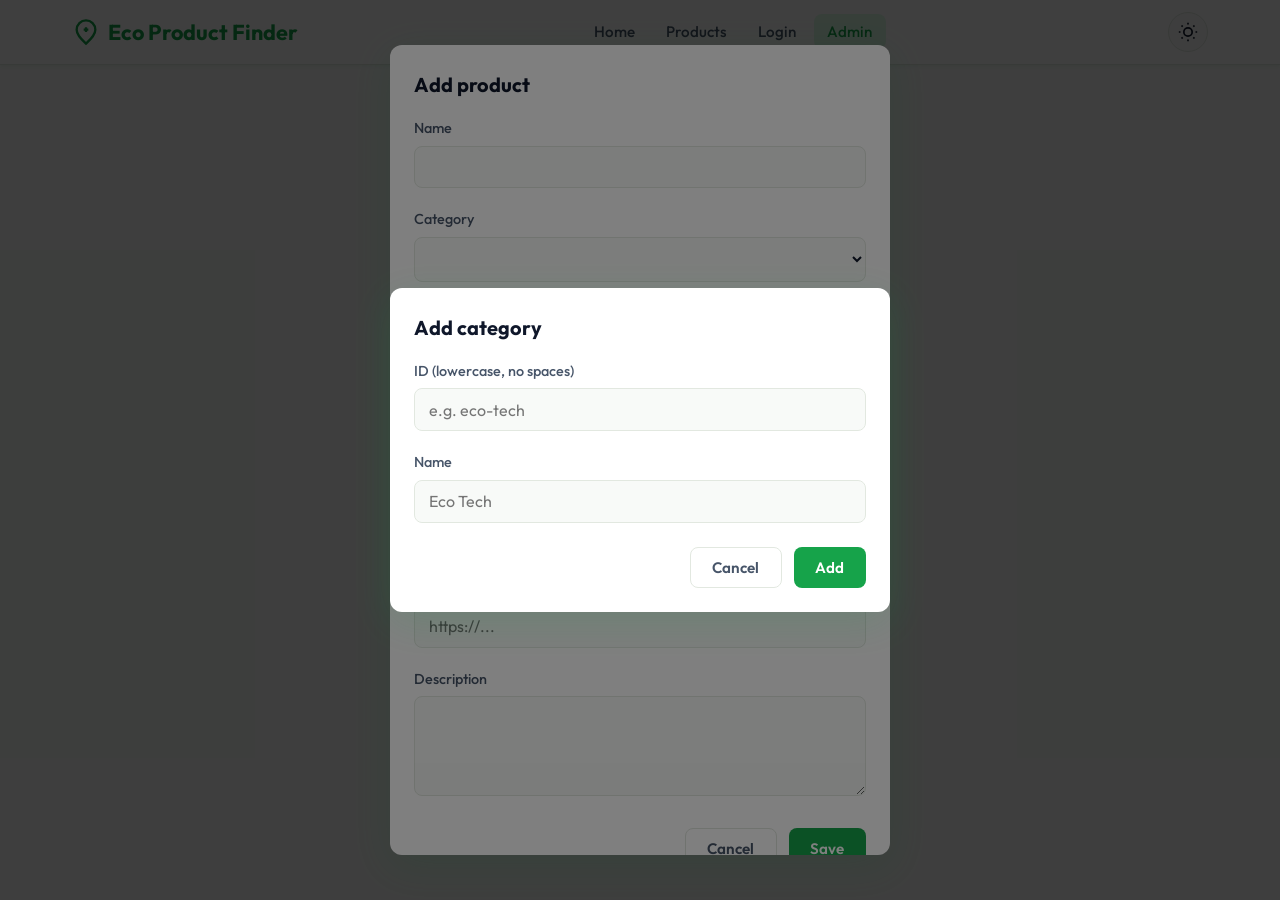
<file: eco-product-finder/admin.html>
<!DOCTYPE html>
<html lang="en">
<head>
  <meta charset="UTF-8" />
  <meta name="viewport" content="width=device-width, initial-scale=1.0" />
  <meta name="description" content="Admin dashboard for Eco-Friendly Product Finder." />
  <title>Admin Dashboard — Eco-Friendly Product Finder</title>
  <link rel="stylesheet" href="style.css" />
</head>
<body>
  <header class="nav">
    <div class="container nav-inner">
      <a href="index.html" class="nav-logo">
        <svg viewBox="0 0 24 24" fill="none" stroke="currentColor" stroke-width="2" aria-hidden="true">
          <path d="M12 22c4-4 8-7.5 8-12a8 8 0 1 0-16 0c0 4.5 4 8 8 12z"/>
          <path d="M12 8v4M10 10h4"/>
        </svg>
        Eco Product Finder
      </a>
      <nav aria-label="Main navigation">
        <button type="button" class="nav-toggle" id="nav-toggle" aria-expanded="false" aria-controls="nav-links" aria-label="Open menu">
          <svg width="24" height="24" viewBox="0 0 24 24" fill="none" stroke="currentColor" stroke-width="2"><line x1="3" y1="6" x2="21" y2="6"/><line x1="3" y1="12" x2="21" y2="12"/><line x1="3" y1="18" x2="21" y2="18"/></svg>
        </button>
        <ul class="nav-links" id="nav-links">
          <li><a href="index.html">Home</a></li>
          <li><a href="products.html">Products</a></li>
          <li><a href="login.html">Login</a></li>
          <li><a href="admin.html" aria-current="page">Admin</a></li>
        </ul>
      </nav>
      <div class="nav-actions">
        <button type="button" class="btn-icon" id="theme-toggle" aria-label="Toggle dark or light mode">
          <svg class="icon-sun" width="20" height="20" viewBox="0 0 24 24" fill="none" stroke="currentColor" stroke-width="2"><circle cx="12" cy="12" r="5"/><path d="M12 1v2M12 21v2M4.22 4.22l1.42 1.42M18.36 18.36l1.42 1.42M1 12h2M21 12h2M4.22 19.78l1.42-1.42M18.36 5.64l1.42-1.42"/></svg>
          <svg class="icon-moon" width="20" height="20" viewBox="0 0 24 24" fill="none" stroke="currentColor" stroke-width="2" style="display:none"><path d="M21 12.79A9 9 0 1 1 11.21 3 7 7 0 0 0 21 12.79z"/></svg>
        </button>
      </div>
    </div>
  </header>

  <main class="section">
    <div class="container">
      <div id="admin-gate" style="text-align: center; padding: 3rem; color: var(--text-muted);">
        <p>Checking access...</p>
      </div>
      <div id="admin-dashboard" style="display: none;">
        <div class="admin-header">
          <h1>Admin Dashboard</h1>
          <button type="button" class="btn btn-primary" id="admin-add-product">Add product</button>
        </div>

        <h2 class="section-title mt-2">Products</h2>
        <div class="admin-table-wrap">
          <table class="admin-table" aria-label="Products list">
            <thead>
              <tr>
                <th>Name</th>
                <th>Category</th>
                <th>Price</th>
                <th>Eco score</th>
                <th>Carbon (kg)</th>
                <th>Actions</th>
              </tr>
            </thead>
            <tbody id="admin-products-tbody"></tbody>
          </table>
        </div>

        <h2 class="section-title mt-2">Categories</h2>
        <div class="admin-table-wrap">
          <table class="admin-table" aria-label="Categories list">
            <thead>
              <tr>
                <th>ID</th>
                <th>Name</th>
                <th>Actions</th>
              </tr>
            </thead>
            <tbody id="admin-categories-tbody"></tbody>
          </table>
        </div>
        <button type="button" class="btn btn-secondary btn-sm mt-2" id="admin-add-category">Add category</button>
      </div>
    </div>
  </main>

  <!-- Product add/edit modal -->
  <div id="product-modal" class="modal-overlay" role="dialog" aria-modal="true" aria-labelledby="product-modal-title" hidden>
    <div class="modal-box">
      <h2 id="product-modal-title">Add product</h2>
      <form id="product-form">
        <input type="hidden" id="product-id" name="id" />
        <div class="form-group">
          <label for="product-name">Name</label>
          <input type="text" id="product-name" name="name" required />
        </div>
        <div class="form-group">
          <label for="product-category">Category</label>
          <select id="product-category" name="category" required></select>
        </div>
        <div class="form-group">
          <label for="product-price">Price</label>
          <input type="number" id="product-price" name="price" required step="0.01" min="0" />
        </div>
        <div class="form-group">
          <label for="product-ecoScore">Eco score (1–10)</label>
          <input type="number" id="product-ecoScore" name="ecoScore" required min="1" max="10" />
        </div>
        <div class="form-group">
          <label for="product-carbonKg">Carbon (kg CO₂)</label>
          <input type="number" id="product-carbonKg" name="carbonKg" required step="0.1" min="0" />
        </div>
        <div class="form-group">
          <label for="product-image">Image URL</label>
          <input type="url" id="product-image" name="image" placeholder="https://..." />
        </div>
        <div class="form-group">
          <label for="product-description">Description</label>
          <textarea id="product-description" name="description"></textarea>
        </div>
        <div class="modal-actions">
          <button type="button" class="btn btn-ghost" id="product-modal-cancel">Cancel</button>
          <button type="submit" class="btn btn-primary">Save</button>
        </div>
      </form>
    </div>
  </div>

  <!-- Category add modal -->
  <div id="category-modal" class="modal-overlay" role="dialog" aria-modal="true" aria-labelledby="category-modal-title" hidden>
    <div class="modal-box">
      <h2 id="category-modal-title">Add category</h2>
      <form id="category-form">
        <div class="form-group">
          <label for="category-id">ID (lowercase, no spaces)</label>
          <input type="text" id="category-id" name="id" required pattern="[a-z0-9-]+" placeholder="e.g. eco-tech" />
        </div>
        <div class="form-group">
          <label for="category-name">Name</label>
          <input type="text" id="category-name" name="name" required placeholder="Eco Tech" />
        </div>
        <div class="modal-actions">
          <button type="button" class="btn btn-ghost" id="category-modal-cancel">Cancel</button>
          <button type="submit" class="btn btn-primary">Add</button>
        </div>
      </form>
    </div>
  </div>

  <script src="data.js"></script>
  <script src="app.js"></script>
  <script src="admin.js"></script>
</body>
</html>
</file>
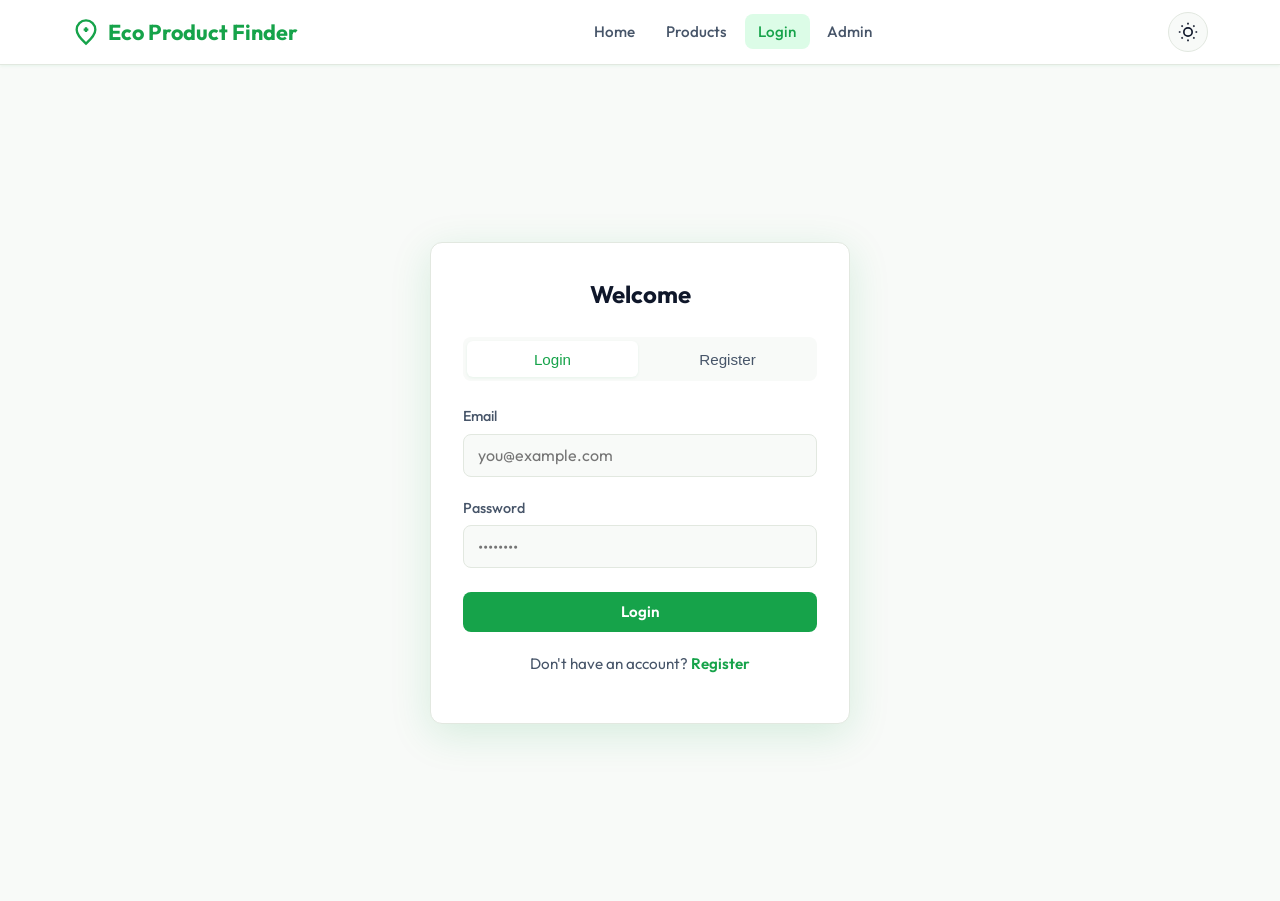
<file: eco-product-finder/login.html>
<!DOCTYPE html>
<html lang="en">
<head>
  <meta charset="UTF-8" />
  <meta name="viewport" content="width=device-width, initial-scale=1.0" />
  <meta name="description" content="Login or register for Eco-Friendly Product Finder." />
  <title>Login — Eco-Friendly Product Finder</title>
  <link rel="stylesheet" href="style.css" />
</head>
<body>
  <header class="nav">
    <div class="container nav-inner">
      <a href="index.html" class="nav-logo">
        <svg viewBox="0 0 24 24" fill="none" stroke="currentColor" stroke-width="2" aria-hidden="true">
          <path d="M12 22c4-4 8-7.5 8-12a8 8 0 1 0-16 0c0 4.5 4 8 8 12z"/>
          <path d="M12 8v4M10 10h4"/>
        </svg>
        Eco Product Finder
      </a>
      <nav aria-label="Main navigation">
        <button type="button" class="nav-toggle" id="nav-toggle" aria-expanded="false" aria-controls="nav-links" aria-label="Open menu">
          <svg width="24" height="24" viewBox="0 0 24 24" fill="none" stroke="currentColor" stroke-width="2"><line x1="3" y1="6" x2="21" y2="6"/><line x1="3" y1="12" x2="21" y2="12"/><line x1="3" y1="18" x2="21" y2="18"/></svg>
        </button>
        <ul class="nav-links" id="nav-links">
          <li><a href="index.html">Home</a></li>
          <li><a href="products.html">Products</a></li>
          <li><a href="login.html" aria-current="page">Login</a></li>
          <li><a href="admin.html">Admin</a></li>
        </ul>
      </nav>
      <div class="nav-actions">
        <button type="button" class="btn-icon" id="theme-toggle" aria-label="Toggle dark or light mode">
          <svg class="icon-sun" width="20" height="20" viewBox="0 0 24 24" fill="none" stroke="currentColor" stroke-width="2"><circle cx="12" cy="12" r="5"/><path d="M12 1v2M12 21v2M4.22 4.22l1.42 1.42M18.36 18.36l1.42 1.42M1 12h2M21 12h2M4.22 19.78l1.42-1.42M18.36 5.64l1.42-1.42"/></svg>
          <svg class="icon-moon" width="20" height="20" viewBox="0 0 24 24" fill="none" stroke="currentColor" stroke-width="2" style="display:none"><path d="M21 12.79A9 9 0 1 1 11.21 3 7 7 0 0 0 21 12.79z"/></svg>
        </button>
      </div>
    </div>
  </header>

  <main class="form-page">
    <div class="form-card">
      <h1>Welcome</h1>
      <div class="form-tabs" role="tablist">
        <button type="button" class="form-tab is-active" role="tab" aria-selected="true" id="tab-login" aria-controls="panel-login">Login</button>
        <button type="button" class="form-tab" role="tab" aria-selected="false" id="tab-register" aria-controls="panel-register">Register</button>
      </div>

      <div id="panel-login" class="form-panel is-active" role="tabpanel">
        <form id="login-form">
          <div class="form-group">
            <label for="login-email">Email</label>
            <input type="email" id="login-email" name="email" required placeholder="you@example.com" autocomplete="email" />
          </div>
          <div class="form-group">
            <label for="login-password">Password</label>
            <input type="password" id="login-password" name="password" required placeholder="••••••••" autocomplete="current-password" />
          </div>
          <div class="form-actions">
            <button type="submit" class="btn btn-primary">Login</button>
          </div>
        </form>
      </div>

      <div id="panel-register" class="form-panel" role="tabpanel" hidden>
        <form id="register-form">
          <div class="form-group">
            <label for="register-name">Name</label>
            <input type="text" id="register-name" name="name" required placeholder="Your name" autocomplete="name" />
          </div>
          <div class="form-group">
            <label for="register-email">Email</label>
            <input type="email" id="register-email" name="email" required placeholder="you@example.com" autocomplete="email" />
          </div>
          <div class="form-group">
            <label for="register-password">Password</label>
            <input type="password" id="register-password" name="password" required placeholder="••••••••" autocomplete="new-password" minlength="6" />
          </div>
          <div class="form-actions">
            <button type="submit" class="btn btn-primary">Create account</button>
          </div>
        </form>
      </div>

      <p class="form-toggle">
        <span id="toggle-hint">Don't have an account?</span>
        <a href="#" id="toggle-link">Register</a>
      </p>
    </div>
  </main>

  <script src="data.js"></script>
  <script src="app.js"></script>
  <script src="login.js"></script>
</body>
</html>
</file>
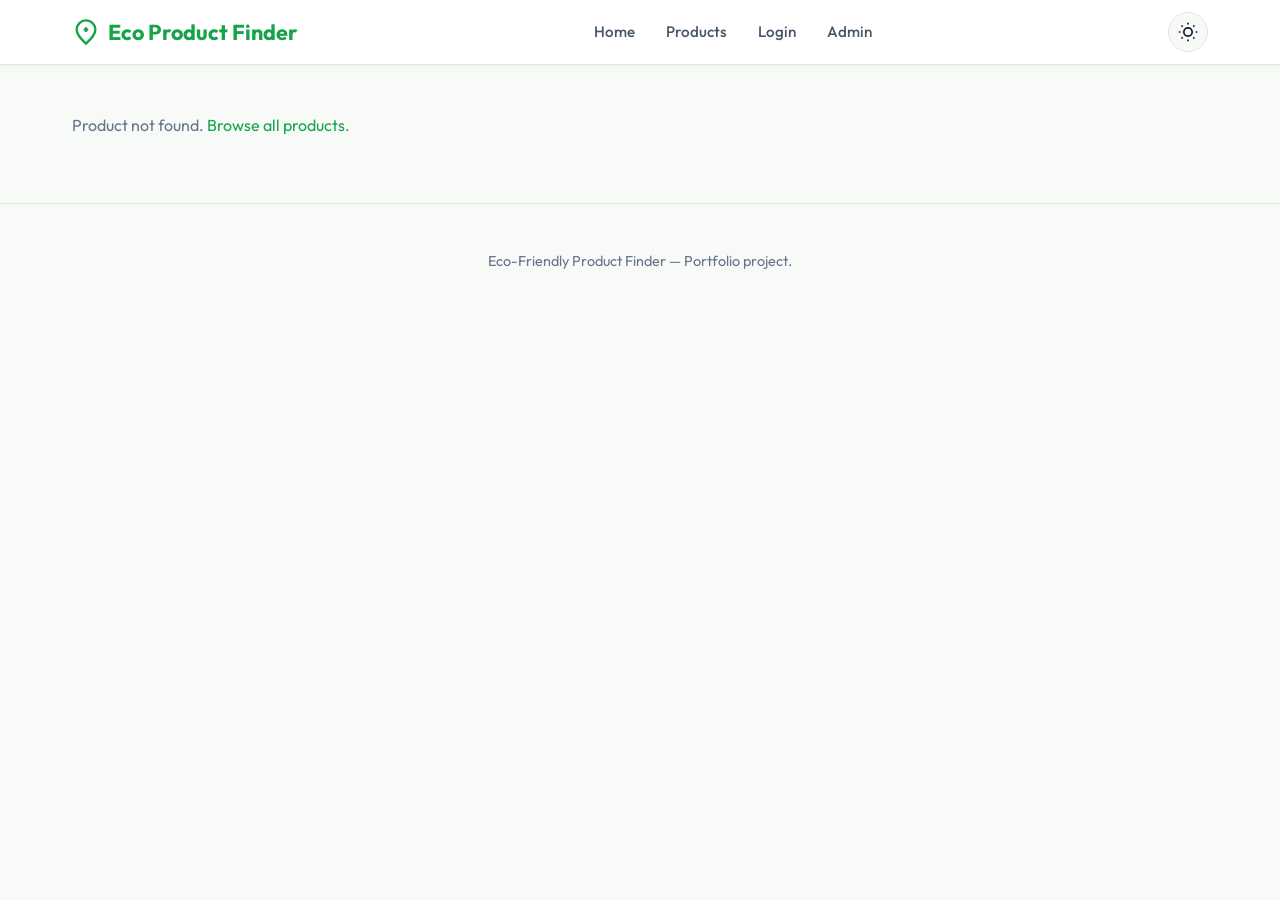
<file: eco-product-finder/product-detail.html>
<!DOCTYPE html>
<html lang="en">
<head>
  <meta charset="UTF-8" />
  <meta name="viewport" content="width=device-width, initial-scale=1.0" />
  <meta name="description" content="Product details, carbon footprint, and reviews." />
  <title>Product Details — Eco-Friendly Product Finder</title>
  <link rel="stylesheet" href="style.css" />
</head>
<body>
  <header class="nav">
    <div class="container nav-inner">
      <a href="index.html" class="nav-logo">
        <svg viewBox="0 0 24 24" fill="none" stroke="currentColor" stroke-width="2" aria-hidden="true">
          <path d="M12 22c4-4 8-7.5 8-12a8 8 0 1 0-16 0c0 4.5 4 8 8 12z"/>
          <path d="M12 8v4M10 10h4"/>
        </svg>
        Eco Product Finder
      </a>
      <nav aria-label="Main navigation">
        <button type="button" class="nav-toggle" id="nav-toggle" aria-expanded="false" aria-controls="nav-links" aria-label="Open menu">
          <svg width="24" height="24" viewBox="0 0 24 24" fill="none" stroke="currentColor" stroke-width="2"><line x1="3" y1="6" x2="21" y2="6"/><line x1="3" y1="12" x2="21" y2="12"/><line x1="3" y1="18" x2="21" y2="18"/></svg>
        </button>
        <ul class="nav-links" id="nav-links">
          <li><a href="index.html">Home</a></li>
          <li><a href="products.html">Products</a></li>
          <li><a href="login.html">Login</a></li>
          <li><a href="admin.html">Admin</a></li>
        </ul>
      </nav>
      <div class="nav-actions">
        <button type="button" class="btn-icon" id="theme-toggle" aria-label="Toggle dark or light mode">
          <svg class="icon-sun" width="20" height="20" viewBox="0 0 24 24" fill="none" stroke="currentColor" stroke-width="2"><circle cx="12" cy="12" r="5"/><path d="M12 1v2M12 21v2M4.22 4.22l1.42 1.42M18.36 18.36l1.42 1.42M1 12h2M21 12h2M4.22 19.78l1.42-1.42M18.36 5.64l1.42-1.42"/></svg>
          <svg class="icon-moon" width="20" height="20" viewBox="0 0 24 24" fill="none" stroke="currentColor" stroke-width="2" style="display:none"><path d="M21 12.79A9 9 0 1 1 11.21 3 7 7 0 0 0 21 12.79z"/></svg>
        </button>
      </div>
    </div>
  </header>

  <main class="product-detail">
    <div class="container">
      <div id="product-detail-root">
        <p style="color: var(--text-muted);">Loading...</p>
      </div>
      <p id="product-not-found" style="display: none; color: var(--text-muted);">Product not found. <a href="products.html">Browse all products</a>.</p>
    </div>
  </main>

  <footer class="footer">
    <div class="container">
      <p>Eco-Friendly Product Finder — Portfolio project.</p>
    </div>
  </footer>

  <script src="data.js"></script>
  <script src="app.js"></script>
  <script src="product-detail.js"></script>
</body>
</html>
</file>
<file: eco-product-finder/style.css>
/* ============================================
   Eco-Friendly Product Finder — Design System
   Resume-ready portfolio project
   ============================================ */

@import url('https://fonts.googleapis.com/css2?family=DM+Sans:ital,opsz,wght@0,9..40,400;0,9..40,500;0,9..40,600;0,9..40,700&family=Outfit:wght@400;500;600;700&display=swap');

:root {
  /* Eco theme — light green, white, dark green */
  --green-50: #f0fdf4;
  --green-100: #dcfce7;
  --green-200: #bbf7d0;
  --green-300: #86efac;
  --green-400: #4ade80;
  --green-500: #22c55e;
  --green-600: #16a34a;
  --green-700: #15803d;
  --green-800: #166534;
  --green-900: #14532d;
  --green-950: #052e16;

  --bg-page: #f8faf8;
  --bg-card: #ffffff;
  --bg-hero: linear-gradient(135deg, var(--green-50) 0%, var(--green-100) 50%, #ffffff 100%);
  --text-primary: #0f172a;
  --text-secondary: #475569;
  --text-muted: #64748b;
  --accent: var(--green-600);
  --accent-hover: var(--green-700);
  --accent-light: var(--green-100);
  --border: #e2e8e0;
  --shadow: 0 1px 3px rgba(22, 163, 74, 0.08);
  --shadow-md: 0 4px 12px rgba(22, 163, 74, 0.12);
  --shadow-lg: 0 10px 40px rgba(22, 163, 74, 0.15);
  --radius: 12px;
  --radius-sm: 8px;
  --radius-full: 9999px;
  --transition: 0.25s ease;
  --focus-ring: rgba(22, 163, 74, 0.4);
  --font-sans: 'Outfit', 'DM Sans', system-ui, sans-serif;
  --font-display: 'Outfit', system-ui, sans-serif;
}

[data-theme="dark"] {
  --bg-page: #0f1419;
  --bg-card: #1a2332;
  --bg-hero: linear-gradient(135deg, #0d2818 0%, #14532d 50%, #1a2332 100%);
  --text-primary: #f1f5f9;
  --text-secondary: #94a3b8;
  --text-muted: #64748b;
  --accent: var(--green-400);
  --accent-hover: var(--green-300);
  --accent-light: rgba(34, 197, 94, 0.15);
  --border: #334155;
  --shadow: 0 1px 3px rgba(0, 0, 0, 0.3);
  --shadow-md: 0 4px 12px rgba(0, 0, 0, 0.4);
  --shadow-lg: 0 10px 40px rgba(0, 0, 0, 0.5);
  --focus-ring: rgba(74, 222, 128, 0.45);
}

/* Reset & base */
*,
*::before,
*::after {
  box-sizing: border-box;
}

html {
  font-size: 16px;
  scroll-behavior: smooth;
}

body {
  margin: 0;
  font-family: var(--font-sans);
  background: var(--bg-page);
  color: var(--text-primary);
  line-height: 1.6;
  min-height: 100vh;
  transition: background-color var(--transition), color var(--transition);
}

img {
  max-width: 100%;
  height: auto;
  display: block;
}

a {
  color: var(--accent);
  text-decoration: none;
  transition: color var(--transition);
}

a:hover {
  color: var(--accent-hover);
}

/* ============================================
   Layout & Container
   ============================================ */

.container {
  width: 100%;
  max-width: 1200px;
  margin: 0 auto;
  padding: 0 1.25rem;
}

@media (min-width: 768px) {
  .container {
    padding: 0 2rem;
  }
}

/* ============================================
   Navigation
   ============================================ */

.nav {
  position: sticky;
  top: 0;
  z-index: 100;
  background: var(--bg-card);
  border-bottom: 1px solid var(--border);
  box-shadow: var(--shadow);
  transition: background var(--transition), border-color var(--transition);
}

.nav-inner {
  display: flex;
  align-items: center;
  justify-content: space-between;
  gap: 1rem;
  min-height: 64px;
}

.nav-logo {
  font-family: var(--font-display);
  font-weight: 700;
  font-size: 1.35rem;
  color: var(--accent);
  display: flex;
  align-items: center;
  gap: 0.5rem;
}

.nav-logo:hover {
  color: var(--accent-hover);
}

.nav-logo svg {
  width: 28px;
  height: 28px;
  flex-shrink: 0;
}

.nav-links {
  display: flex;
  align-items: center;
  gap: 0.25rem;
  list-style: none;
  margin: 0;
  padding: 0;
}

.nav-links a {
  padding: 0.5rem 0.85rem;
  border-radius: var(--radius-sm);
  font-weight: 500;
  font-size: 0.95rem;
  color: var(--text-secondary);
}

.nav-links a:hover,
.nav-links a[aria-current="page"] {
  color: var(--accent);
  background: var(--accent-light);
}

.nav-actions {
  display: flex;
  align-items: center;
  gap: 0.5rem;
}

.btn-icon {
  width: 40px;
  height: 40px;
  border-radius: 50%;
  border: 1px solid var(--border);
  background: var(--bg-page);
  color: var(--text-primary);
  cursor: pointer;
  display: flex;
  align-items: center;
  justify-content: center;
  transition: background var(--transition), border-color var(--transition);
}

.btn-icon:hover {
  background: var(--accent-light);
  border-color: var(--accent);
  color: var(--accent);
}

.btn-icon:focus-visible {
  outline: none;
  box-shadow: 0 0 0 3px var(--focus-ring);
}

.btn-icon svg {
  width: 20px;
  height: 20px;
}

[data-theme="dark"] .btn-icon .icon-sun {
  display: none;
}

[data-theme="dark"] .btn-icon .icon-moon {
  display: block !important;
}

.btn-icon .icon-moon {
  display: none;
}

/* Mobile menu */
.nav-toggle {
  display: flex;
  align-items: center;
  justify-content: center;
  width: 44px;
  height: 44px;
  border: none;
  background: transparent;
  color: var(--text-primary);
  cursor: pointer;
  border-radius: var(--radius-sm);
}

.nav-toggle:hover {
  background: var(--accent-light);
  color: var(--accent);
}

@media (max-width: 767px) {
  .nav-links {
    display: none;
  }

  .nav-links.is-open {
    display: flex;
    position: absolute;
    top: 100%;
    left: 0;
    right: 0;
    flex-direction: column;
    background: var(--bg-card);
    border-bottom: 1px solid var(--border);
    padding: 1rem;
    gap: 0.25rem;
  }

  .nav-links.is-open a {
    padding: 0.75rem 1rem;
    width: 100%;
  }
}

@media (min-width: 768px) {
  .nav-toggle {
    display: none;
  }
}

/* ============================================
   Buttons
   ============================================ */

.btn {
  display: inline-flex;
  align-items: center;
  justify-content: center;
  gap: 0.5rem;
  padding: 0.65rem 1.35rem;
  border-radius: var(--radius-sm);
  font-family: inherit;
  font-size: 0.95rem;
  font-weight: 600;
  cursor: pointer;
  border: none;
  transition: background var(--transition), transform 0.15s ease, box-shadow var(--transition);
}

.btn:focus-visible {
  outline: none;
  box-shadow: 0 0 0 3px var(--focus-ring);
}

.btn:active {
  transform: scale(0.98);
}

.btn-primary {
  background: var(--accent);
  color: #fff;
}

.btn-primary:hover {
  background: var(--accent-hover);
  box-shadow: var(--shadow-md);
}

.btn-secondary {
  background: var(--accent-light);
  color: var(--accent);
  border: 1px solid var(--accent);
}

.btn-secondary:hover {
  background: var(--accent);
  color: #fff;
}

.btn-ghost {
  background: transparent;
  color: var(--text-secondary);
  border: 1px solid var(--border);
}

.btn-ghost:hover {
  background: var(--accent-light);
  color: var(--accent);
  border-color: var(--accent);
}

.btn-danger {
  background: #dc2626;
  color: #fff;
}

.btn-danger:hover {
  background: #b91c1c;
}

.btn-sm {
  padding: 0.45rem 0.9rem;
  font-size: 0.875rem;
}

.btn-lg {
  padding: 0.85rem 1.75rem;
  font-size: 1.05rem;
}

/* ============================================
   Hero
   ============================================ */

.hero {
  background: var(--bg-hero);
  padding: 3rem 0 4rem;
  text-align: center;
  position: relative;
  overflow: hidden;
}

.hero::before {
  content: '';
  position: absolute;
  top: -50%;
  left: -50%;
  width: 200%;
  height: 200%;
  background: radial-gradient(circle at 30% 20%, rgba(34, 197, 94, 0.08) 0%, transparent 50%);
  pointer-events: none;
}

.hero-inner {
  position: relative;
  z-index: 1;
}

.hero h1 {
  font-family: var(--font-display);
  font-size: clamp(1.75rem, 5vw, 2.75rem);
  font-weight: 700;
  color: var(--text-primary);
  margin: 0 0 0.5rem;
  letter-spacing: -0.02em;
  animation: fadeUp 0.6s ease;
}

.hero-tagline {
  font-size: 1.1rem;
  color: var(--text-secondary);
  margin: 0 0 2rem;
  max-width: 520px;
  margin-left: auto;
  margin-right: auto;
  animation: fadeUp 0.6s ease 0.1s both;
}

.hero-search {
  max-width: 520px;
  margin: 0 auto;
  animation: fadeUp 0.6s ease 0.2s both;
}

.search-input-wrap {
  display: flex;
  background: var(--bg-card);
  border-radius: var(--radius);
  border: 2px solid var(--border);
  box-shadow: var(--shadow-md);
  overflow: hidden;
  transition: border-color var(--transition), box-shadow var(--transition);
}

.search-input-wrap:focus-within {
  border-color: var(--accent);
  box-shadow: 0 0 0 4px var(--focus-ring);
}

.search-input-wrap input {
  flex: 1;
  padding: 0.9rem 1.25rem;
  border: none;
  background: transparent;
  font-size: 1rem;
  color: var(--text-primary);
  font-family: inherit;
}

.search-input-wrap input::placeholder {
  color: var(--text-muted);
}

.search-input-wrap input:focus {
  outline: none;
}

.search-input-wrap .btn {
  border-radius: 0;
  flex-shrink: 0;
}

/* ============================================
   Section headings
   ============================================ */

.section {
  padding: 3rem 0;
}

.section-title {
  font-family: var(--font-display);
  font-size: 1.5rem;
  font-weight: 700;
  margin: 0 0 0.5rem;
  color: var(--text-primary);
}

.section-subtitle {
  color: var(--text-secondary);
  font-size: 1rem;
  margin: 0 0 1.75rem;
}

/* ============================================
   Category cards (home)
   ============================================ */

.category-grid {
  display: grid;
  grid-template-columns: repeat(auto-fill, minmax(160px, 1fr));
  gap: 1rem;
}

@media (min-width: 640px) {
  .category-grid {
    grid-template-columns: repeat(5, 1fr);
  }
}

.category-card {
  display: block;
  background: var(--bg-card);
  border-radius: var(--radius);
  padding: 1.5rem 1rem;
  text-align: center;
  border: 1px solid var(--border);
  box-shadow: var(--shadow);
  transition: transform var(--transition), box-shadow var(--transition), border-color var(--transition);
  animation: fadeUp 0.5s ease backwards;
}

.category-card:hover {
  transform: translateY(-4px);
  box-shadow: var(--shadow-md);
  border-color: var(--accent);
}

.category-card .icon-wrap {
  width: 56px;
  height: 56px;
  margin: 0 auto 0.75rem;
  border-radius: 50%;
  background: var(--accent-light);
  color: var(--accent);
  display: flex;
  align-items: center;
  justify-content: center;
  font-size: 1.5rem;
}

.category-card h3 {
  font-size: 0.95rem;
  font-weight: 600;
  margin: 0;
  color: var(--text-primary);
}

/* ============================================
   Product cards
   ============================================ */

.product-grid {
  display: grid;
  grid-template-columns: repeat(auto-fill, minmax(260px, 1fr));
  gap: 1.5rem;
}

.product-card {
  background: var(--bg-card);
  border-radius: var(--radius);
  overflow: hidden;
  border: 1px solid var(--border);
  box-shadow: var(--shadow);
  transition: transform var(--transition), box-shadow var(--transition), border-color var(--transition);
  animation: fadeUp 0.4s ease backwards;
  display: flex;
  flex-direction: column;
}

.product-card:hover {
  transform: translateY(-4px);
  box-shadow: var(--shadow-md);
  border-color: var(--green-200);
}

[data-theme="dark"] .product-card:hover {
  border-color: var(--green-800);
}

.product-card-link {
  flex: 1;
  display: flex;
  flex-direction: column;
  color: inherit;
}

.product-card-link:hover {
  color: inherit;
}

.product-card-image {
  aspect-ratio: 1;
  background: var(--green-50);
  position: relative;
  overflow: hidden;
}

[data-theme="dark"] .product-card-image {
  background: var(--green-950);
}

.product-card-image img {
  width: 100%;
  height: 100%;
  object-fit: cover;
  transition: transform 0.4s ease;
}

.product-card:hover .product-card-image img {
  transform: scale(1.05);
}

.eco-score-badge {
  position: absolute;
  top: 0.75rem;
  right: 0.75rem;
  width: 44px;
  height: 44px;
  border-radius: 50%;
  background: var(--accent);
  color: #fff;
  font-weight: 700;
  font-size: 0.9rem;
  display: flex;
  align-items: center;
  justify-content: center;
  border: 2px solid var(--bg-card);
  box-shadow: var(--shadow);
}

.product-card-body {
  padding: 1.25rem;
  flex: 1;
  display: flex;
  flex-direction: column;
}

.product-card-title {
  font-size: 1.05rem;
  font-weight: 600;
  margin: 0 0 0.35rem;
  color: var(--text-primary);
  line-height: 1.35;
}

.product-card-category {
  font-size: 0.8rem;
  color: var(--text-muted);
  margin: 0 0 0.5rem;
}

.product-card-meta {
  display: flex;
  align-items: center;
  gap: 0.75rem;
  margin-top: auto;
  padding-top: 0.75rem;
  border-top: 1px solid var(--border);
}

.product-card-price {
  font-weight: 700;
  font-size: 1.15rem;
  color: var(--accent);
}

.product-card-carbon {
  font-size: 0.8rem;
  color: var(--text-muted);
}

/* ============================================
   Filters & sort bar
   ============================================ */

.filters-bar {
  display: flex;
  flex-wrap: wrap;
  align-items: center;
  gap: 1rem;
  margin-bottom: 1.5rem;
}

.filters-bar label {
  font-size: 0.9rem;
  font-weight: 500;
  color: var(--text-secondary);
}

.filters-bar select {
  padding: 0.5rem 2rem 0.5rem 0.75rem;
  border: 1px solid var(--border);
  border-radius: var(--radius-sm);
  background: var(--bg-card);
  color: var(--text-primary);
  font-size: 0.9rem;
  font-family: inherit;
  cursor: pointer;
}

.filters-bar select:focus {
  outline: none;
  border-color: var(--accent);
}

.filter-search-input {
  max-width: 220px;
  padding: 0.5rem 0.75rem;
  border: 1px solid var(--border);
  border-radius: var(--radius-sm);
  background: var(--bg-card);
  color: var(--text-primary);
  font: inherit;
  font-size: 0.9rem;
}

.filter-search-input:focus {
  outline: none;
  border-color: var(--accent);
}

/* ============================================
   Product detail page
   ============================================ */

.product-detail {
  padding: 2rem 0 3rem;
}

.product-detail-grid {
  display: grid;
  gap: 2rem;
}

@media (min-width: 900px) {
  .product-detail-grid {
    grid-template-columns: 1fr 1fr;
    align-items: start;
  }
}

.product-detail-image-wrap {
  position: sticky;
  top: 6rem;
  background: var(--bg-card);
  border-radius: var(--radius);
  overflow: hidden;
  border: 1px solid var(--border);
  box-shadow: var(--shadow-md);
}

.product-detail-image {
  aspect-ratio: 1;
  background: var(--green-50);
}

[data-theme="dark"] .product-detail-image {
  background: var(--green-950);
}

.product-detail-image img {
  width: 100%;
  height: 100%;
  object-fit: cover;
}

.product-detail-info h1 {
  font-family: var(--font-display);
  font-size: 1.75rem;
  font-weight: 700;
  margin: 0 0 0.5rem;
  color: var(--text-primary);
}

.product-detail-meta {
  display: flex;
  flex-wrap: wrap;
  align-items: center;
  gap: 1rem;
  margin-bottom: 1.5rem;
}

.eco-score-large {
  display: inline-flex;
  align-items: center;
  gap: 0.5rem;
  padding: 0.5rem 1rem;
  background: var(--accent-light);
  color: var(--accent);
  border-radius: var(--radius-full);
  font-weight: 700;
  font-size: 1.1rem;
}

.eco-score-meter {
  width: 120px;
  height: 8px;
  background: var(--border);
  border-radius: var(--radius-full);
  overflow: hidden;
}

.eco-score-meter-fill {
  height: 100%;
  background: linear-gradient(90deg, var(--green-400), var(--green-600));
  border-radius: var(--radius-full);
  transition: width 0.6s ease;
}

.product-detail-price {
  font-size: 1.5rem;
  font-weight: 700;
  color: var(--accent);
}

.product-detail-carbon {
  font-size: 0.95rem;
  color: var(--text-secondary);
}

.product-detail-description {
  color: var(--text-secondary);
  line-height: 1.7;
  margin-bottom: 1.5rem;
}

.detail-block h3 {
  font-size: 1.1rem;
  font-weight: 600;
  margin: 0 0 0.75rem;
  color: var(--text-primary);
}

.detail-block ul {
  margin: 0;
  padding-left: 1.25rem;
  color: var(--text-secondary);
  line-height: 1.7;
}

/* Carbon comparison chart */
.carbon-chart {
  background: var(--bg-card);
  border: 1px solid var(--border);
  border-radius: var(--radius);
  padding: 1.5rem;
  margin: 1.5rem 0;
}

.carbon-chart h3 {
  margin: 0 0 1rem;
  font-size: 1.1rem;
}

.chart-bars {
  display: flex;
  flex-direction: column;
  gap: 0.75rem;
}

.chart-bar-row {
  display: grid;
  grid-template-columns: 120px 1fr 60px;
  align-items: center;
  gap: 1rem;
}

.chart-bar-label {
  font-size: 0.9rem;
  color: var(--text-secondary);
}

.chart-bar-track {
  height: 24px;
  background: var(--border);
  border-radius: var(--radius-full);
  overflow: hidden;
  position: relative;
}

.chart-bar-fill {
  height: 100%;
  background: linear-gradient(90deg, var(--green-400), var(--green-600));
  border-radius: var(--radius-full);
  transition: width 0.8s ease;
}

.chart-bar-value {
  font-size: 0.85rem;
  font-weight: 600;
  color: var(--text-primary);
  text-align: right;
}

/* Reviews */
.reviews-list {
  margin: 0;
  padding: 0;
  list-style: none;
}

.review-item {
  padding: 1rem 0;
  border-bottom: 1px solid var(--border);
}

.review-item:last-child {
  border-bottom: none;
}

.review-header {
  display: flex;
  align-items: center;
  gap: 0.75rem;
  margin-bottom: 0.5rem;
}

.review-stars {
  color: #eab308;
  font-size: 0.9rem;
  letter-spacing: 0.05em;
}

.review-author {
  font-weight: 600;
  font-size: 0.9rem;
  color: var(--text-primary);
}

.review-date {
  font-size: 0.8rem;
  color: var(--text-muted);
}

.review-text {
  font-size: 0.95rem;
  color: var(--text-secondary);
  line-height: 1.6;
  margin: 0;
}

.rating-summary {
  display: flex;
  align-items: center;
  gap: 1rem;
  margin-bottom: 1rem;
}

.rating-big {
  font-size: 2rem;
  font-weight: 700;
  color: var(--text-primary);
}

/* ============================================
   Forms (login, register, admin)
   ============================================ */

.form-page {
  min-height: calc(100vh - 64px);
  display: flex;
  align-items: center;
  justify-content: center;
  padding: 2rem 1rem;
}

.form-card {
  width: 100%;
  max-width: 420px;
  background: var(--bg-card);
  border-radius: var(--radius);
  padding: 2rem;
  border: 1px solid var(--border);
  box-shadow: var(--shadow-lg);
  animation: fadeUp 0.4s ease;
}

.form-card h1 {
  font-family: var(--font-display);
  font-size: 1.5rem;
  margin: 0 0 1.5rem;
  text-align: center;
  color: var(--text-primary);
}

.form-group {
  margin-bottom: 1.25rem;
}

.form-group label {
  display: block;
  font-size: 0.9rem;
  font-weight: 500;
  color: var(--text-secondary);
  margin-bottom: 0.35rem;
}

.form-group input,
.form-group select,
.form-group textarea {
  width: 100%;
  padding: 0.65rem 0.9rem;
  border: 1px solid var(--border);
  border-radius: var(--radius-sm);
  background: var(--bg-page);
  color: var(--text-primary);
  font-size: 1rem;
  font-family: inherit;
  transition: border-color var(--transition);
}

.form-group input:focus,
.form-group select:focus,
.form-group textarea:focus {
  outline: none;
  border-color: var(--accent);
  box-shadow: 0 0 0 3px var(--focus-ring);
}

.form-group textarea {
  min-height: 100px;
  resize: vertical;
}

.form-actions {
  margin-top: 1.5rem;
  display: flex;
  flex-direction: column;
  gap: 0.75rem;
}

.form-actions .btn {
  width: 100%;
}

.form-toggle {
  text-align: center;
  margin-top: 1.25rem;
  font-size: 0.95rem;
  color: var(--text-secondary);
}

.form-toggle a {
  font-weight: 600;
}

/* Tabs (login / register) */
.form-tabs {
  display: flex;
  gap: 0.25rem;
  margin-bottom: 1.5rem;
  background: var(--bg-page);
  padding: 0.25rem;
  border-radius: var(--radius-sm);
}

.form-tab {
  flex: 1;
  padding: 0.6rem 1rem;
  border: none;
  background: transparent;
  border-radius: 6px;
  font-size: 0.95rem;
  font-weight: 500;
  color: var(--text-secondary);
  cursor: pointer;
  transition: background var(--transition), color var(--transition);
}

.form-tab:hover {
  color: var(--text-primary);
}

.form-tab.is-active {
  background: var(--bg-card);
  color: var(--accent);
  box-shadow: var(--shadow);
}

.form-panel {
  display: none;
}

.form-panel.is-active {
  display: block;
}

/* ============================================
   Admin dashboard
   ============================================ */

.admin-header {
  display: flex;
  align-items: center;
  justify-content: space-between;
  flex-wrap: wrap;
  gap: 1rem;
  margin-bottom: 1.5rem;
}

.admin-header h1 {
  margin: 0;
  font-size: 1.5rem;
}

.admin-table-wrap {
  overflow-x: auto;
  border: 1px solid var(--border);
  border-radius: var(--radius);
  background: var(--bg-card);
}

.admin-table {
  width: 100%;
  border-collapse: collapse;
  font-size: 0.9rem;
}

.admin-table th,
.admin-table td {
  padding: 0.75rem 1rem;
  text-align: left;
  border-bottom: 1px solid var(--border);
}

.admin-table th {
  font-weight: 600;
  color: var(--text-secondary);
  background: var(--bg-page);
}

.admin-table tr:last-child td {
  border-bottom: none;
}

.admin-table tr:hover td {
  background: var(--accent-light);
}

.admin-actions-cell {
  display: flex;
  gap: 0.5rem;
}

.admin-actions-cell .btn {
  padding: 0.4rem 0.7rem;
  font-size: 0.85rem;
}

.modal-overlay {
  position: fixed;
  inset: 0;
  background: rgba(0, 0, 0, 0.5);
  display: flex;
  align-items: center;
  justify-content: center;
  z-index: 200;
  padding: 1rem;
  animation: fadeIn 0.2s ease;
}

.modal-box {
  background: var(--bg-card);
  border-radius: var(--radius);
  padding: 1.5rem;
  max-width: 500px;
  width: 100%;
  max-height: 90vh;
  overflow-y: auto;
  box-shadow: var(--shadow-lg);
  animation: modalIn 0.25s ease;
}

.modal-box h2 {
  margin: 0 0 1rem;
  font-size: 1.25rem;
}

.modal-actions {
  display: flex;
  gap: 0.75rem;
  justify-content: flex-end;
  margin-top: 1.5rem;
}

/* ============================================
   Footer
   ============================================ */

.footer {
  margin-top: auto;
  padding: 2rem 0;
  border-top: 1px solid var(--border);
  text-align: center;
  color: var(--text-muted);
  font-size: 0.9rem;
}

/* ============================================
   Animations
   ============================================ */

@keyframes fadeUp {
  from {
    opacity: 0;
    transform: translateY(12px);
  }
  to {
    opacity: 1;
    transform: translateY(0);
  }
}

@keyframes fadeIn {
  from { opacity: 0; }
  to { opacity: 1; }
}

@keyframes modalIn {
  from {
    opacity: 0;
    transform: scale(0.96) translateY(-10px);
  }
  to {
    opacity: 1;
    transform: scale(1) translateY(0);
  }
}

/* Stagger children */
.stagger-children > *:nth-child(1) { animation-delay: 0.05s; }
.stagger-children > *:nth-child(2) { animation-delay: 0.1s; }
.stagger-children > *:nth-child(3) { animation-delay: 0.15s; }
.stagger-children > *:nth-child(4) { animation-delay: 0.2s; }
.stagger-children > *:nth-child(5) { animation-delay: 0.25s; }
.stagger-children > *:nth-child(6) { animation-delay: 0.3s; }
.stagger-children > *:nth-child(7) { animation-delay: 0.35s; }
.stagger-children > *:nth-child(8) { animation-delay: 0.4s; }

/* ============================================
   Utilities
   ============================================ */

.visually-hidden {
  position: absolute;
  width: 1px;
  height: 1px;
  padding: 0;
  margin: -1px;
  overflow: hidden;
  clip: rect(0, 0, 0, 0);
  white-space: nowrap;
  border: 0;
}

.text-center { text-align: center; }
.mt-1 { margin-top: 0.5rem; }
.mt-2 { margin-top: 1rem; }
.mb-2 { margin-bottom: 1rem; }
</file>
